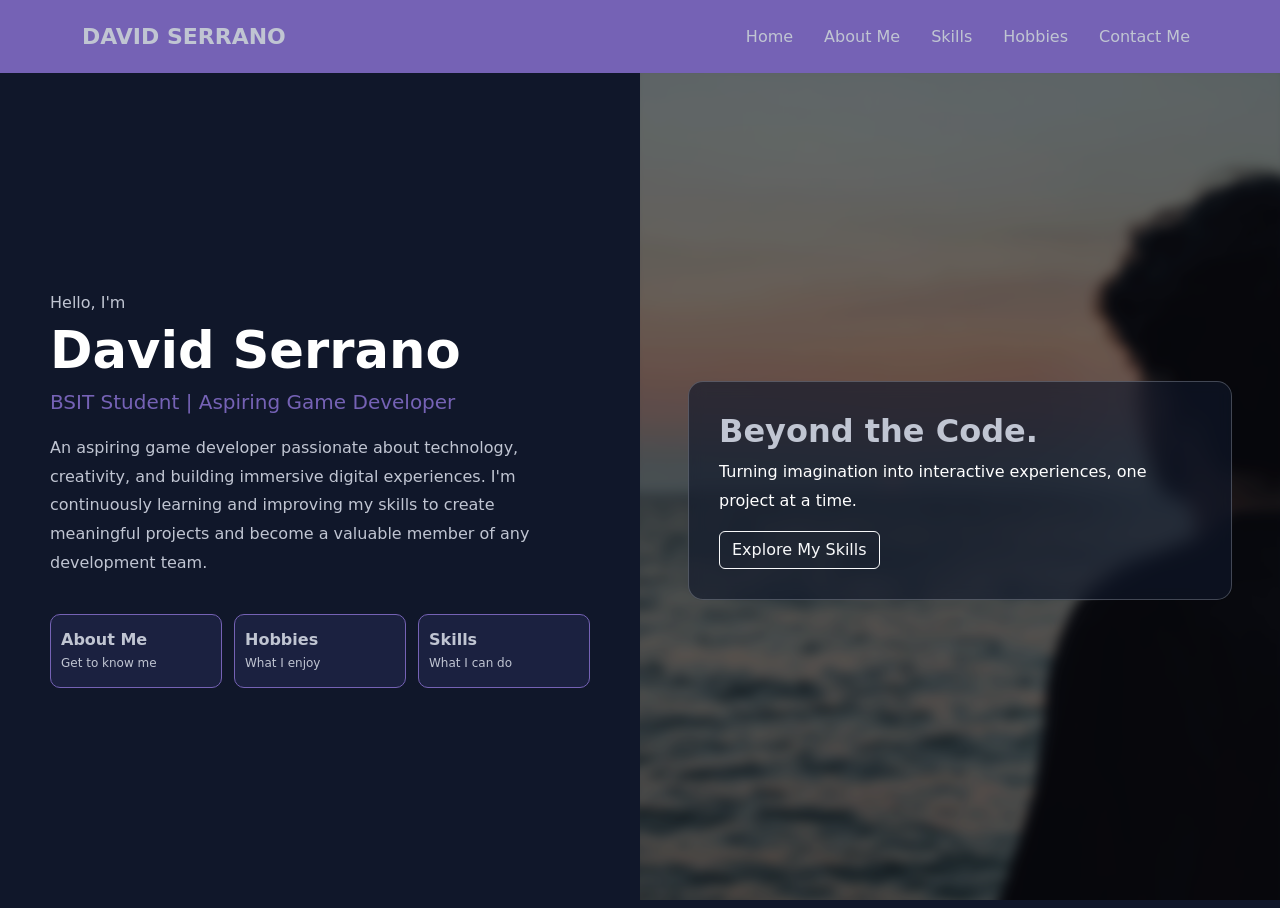
<file: index.html>
<!DOCTYPE html>
<html lang="en">
<head>
    <meta charset="UTF-8">
    <meta name="viewport" content="width=device-width, initial-scale=1.0">
    <title>PERSONAL WEBSITE</title>
    <link rel="stylesheet" href="bootstrap-5.3.8-dist/css/bootstrap.css">
    <link rel="stylesheet" href="style.css">
</head>
<body>
    
<nav class="navbar navbar-expand">
    <div class="container">
        <a class="navbar-brand" href="index.html">
            DAVID SERRANO
        </a>

        <div class="navbar-nav ms-auto">
            <a class="nav-link" href="index.html">Home</a>
            <a class="nav-link" href="about.html">About Me</a>
            <a class="nav-link" href="skills.html">Skills</a>
            <a class="nav-link" href="hobbies.html">Hobbies</a>
            <a class="nav-link" href="contact.html">Contact Me</a>
        </div>
    </div>
</nav>


<section class="hero">
    <div class="hero-intro">
        <h6>Hello, I'm</h6>
        <h1>David Serrano</h1>
        <h5>BSIT Student | Aspiring Game Developer</h5>
        <p>
            An aspiring game developer passionate about technology,
            creativity, and building immersive digital experiences.
            I'm continuously learning and improving my skills to
            create meaningful projects and become a valuable
            member of any development team.
        </p>


<div class="quick-cards">

    <a href="about.html" class="quick-card">
        <div class="card-body">
            <h6>About Me</h6>
            <p>Get to know me</p>
        </div>
    </a>

    <a href="hobbies.html" class="quick-card">
        <div class="card-body">
            <h6>Hobbies</h6>
            <p>What I enjoy</p>
        </div>
    </a>

    <a href="skills.html" class="quick-card">
        <div class="card-body">
            <h6>Skills</h6>
            <p>What I can do</p>
        </div>
    </a>

</div>


    </div>

    <div class="hero-background">
        <div class="hero-description">
            <h2>Beyond the Code.</h2>
            <p>
                Turning imagination into interactive experiences,
                one project at a time.
            </p>

            <a href="skills.html" class="btn btn-outline-light">
    Explore My Skills
</a>
        </div>
    </div>
</section>






</body>
</html>
</file>
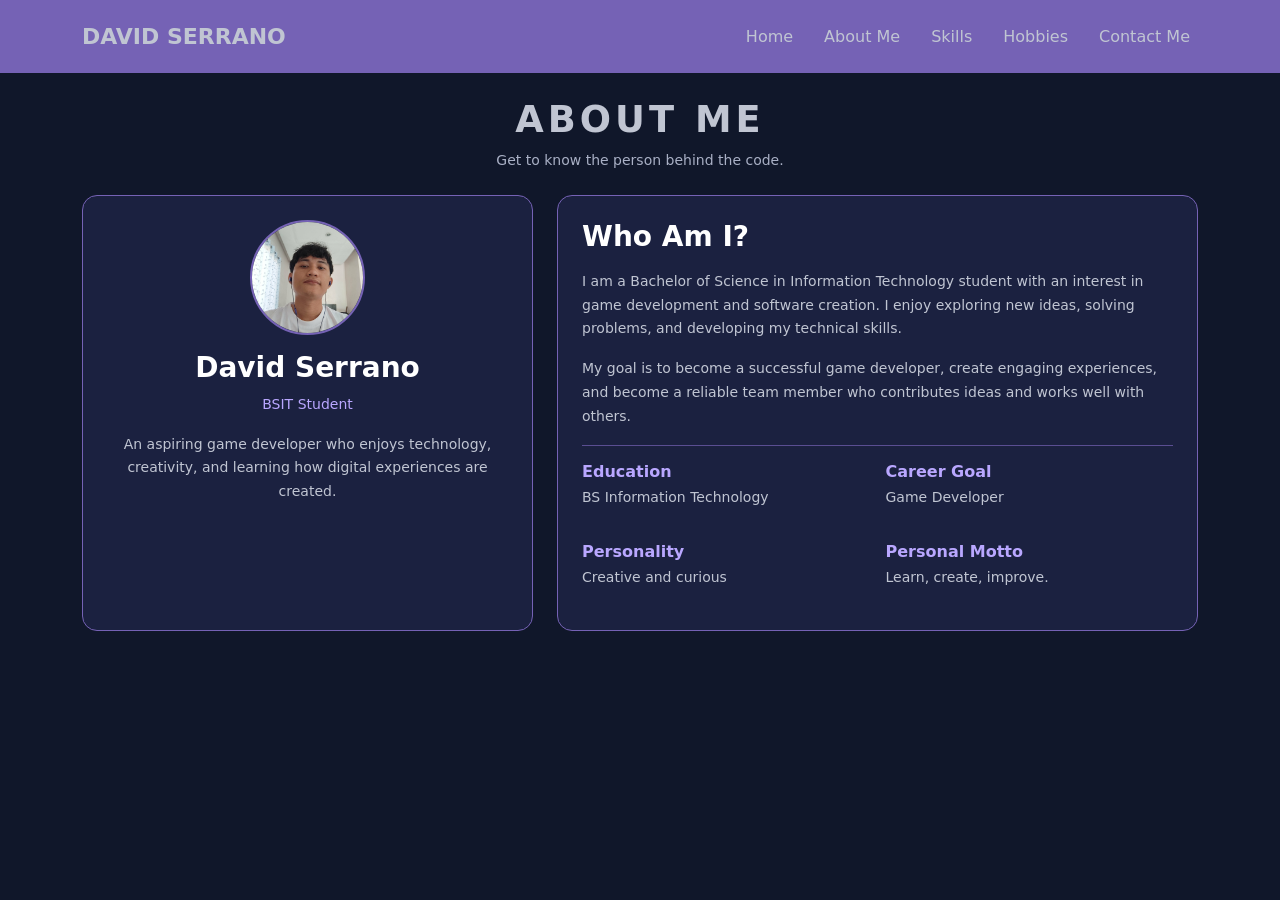
<file: about.html>
<!DOCTYPE html>
<html lang="en">
<head>
    <meta charset="UTF-8">
    <meta name="viewport" content="width=device-width, initial-scale=1.0">
    <title>PERSONAL WEBSITE</title>
    <link rel="stylesheet" href="bootstrap-5.3.8-dist/css/bootstrap.css">
    <link rel="stylesheet" href="style.css">
</head>
<body>
    
<nav class="navbar navbar-expand">
    <div class="container">
        <a class="navbar-brand" href="index.html">
            DAVID SERRANO
        </a>

        <div class="navbar-nav ms-auto">
            <a class="nav-link" href="index.html">Home</a>
            <a class="nav-link" href="about.html">About Me</a>
            <a class="nav-link" href="skills.html">Skills</a>
            <a class="nav-link" href="hobbies.html">Hobbies</a>
            <a class="nav-link" href="contact.html">Contact Me</a>
        </div>
    </div>
</nav>


    <!-- About Me -->
    <section class="container about-section">
        <div class="text-center mb-4">
            <h1 class="about-title">ABOUT ME</h1>
            <p class="about-subtitle">
                Get to know the person behind the code.
            </p>
        </div>

        <div class="row g-4 align-items-stretch">

            <!-- Profile -->
            <div class="col-md-5">
                <div class="card about-card h-100">
                    <div class="card-body text-center p-4">
                        <img src="images/bbb6538c-e8cb-4bae-bc9f-a79b7e005d07.jpg"
                            alt="David Serrano"
                            class="profile-picture">

                        <h3 class="mt-3">David Serrano</h3>
                        <p class="about-role">
                            BSIT Student
                        </p>

                        <p>
                            An aspiring game developer who enjoys
                            technology, creativity, and learning
                            how digital experiences are created.
                        </p>
                    </div>
                </div>
            </div>

            <!-- Personal Information -->
            <div class="col-md-7">
                <div class="card about-card h-100">
                    <div class="card-body p-4">
                        <h3 class="mb-3">Who Am I?</h3>

                        <p>
                            I am a Bachelor of Science in Information
                            Technology student with an interest in
                            game development and software creation.
                            I enjoy exploring new ideas, solving
                            problems, and developing my technical skills.
                        </p>

                        <p>
                            My goal is to become a successful game
                            developer, create engaging experiences,
                            and become a reliable team member who
                            contributes ideas and works well with others.
                        </p>

                        <hr class="about-divider">

                        <div class="row g-3">
                            <div class="col-sm-6">
                                <h6>Education</h6>
                                <p>BS Information Technology</p>
                            </div>

                            <div class="col-sm-6">
                                <h6>Career Goal</h6>
                                <p>Game Developer</p>
                            </div>

                            <div class="col-sm-6">
                                <h6>Personality</h6>
                                <p>Creative and curious</p>
                            </div>

                            <div class="col-sm-6">
                                <h6>Personal Motto</h6>
                                <p>Learn, create, improve.</p>
                            </div>
                        </div>
                    </div>
                </div>
            </div>

        </div>
    </section>

</body>
</html>


</body>
</html>
</file>
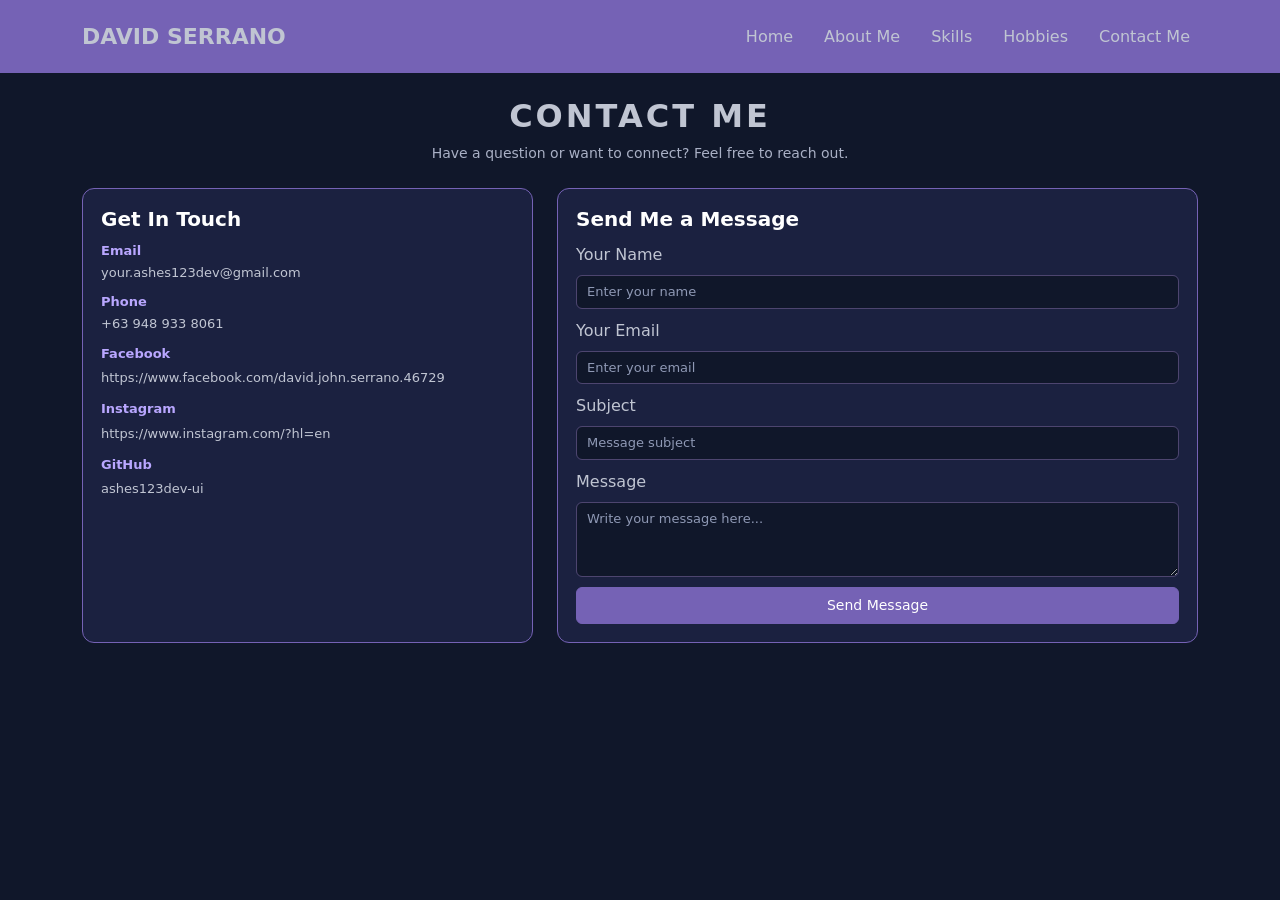
<file: contact.html>
<!DOCTYPE html>
<html lang="en">
<head>
    <meta charset="UTF-8">
    <meta name="viewport" content="width=device-width, initial-scale=1.0">
    <title>PERSONAL WEBSITE</title>
    <link rel="stylesheet" href="bootstrap-5.3.8-dist/css/bootstrap.css">
    <link rel="stylesheet" href="style.css">
</head>
<body>
    
<nav class="navbar navbar-expand">
    <div class="container">
        <a class="navbar-brand" href="index.html">
            DAVID SERRANO
        </a>

        <div class="navbar-nav ms-auto">
            <a class="nav-link" href="index.html">Home</a>
            <a class="nav-link" href="about.html">About Me</a>
            <a class="nav-link" href="skills.html">Skills</a>
            <a class="nav-link" href="hobbies.html">Hobbies</a>
            <a class="nav-link" href="contact.html">Contact Me</a>
        </div>
    </div>
</nav>



<div class="container text-center py-4">
        <h1 class="contact-title">CONTACT ME</h1>
        <p class="contact-subtitle">
            Have a question or want to connect? Feel free to reach out.
        </p>
    </div>

    <!-- Contact Section -->
    <div class="container pb-4">
        <div class="row g-4">

            <!-- Contact Information -->
            <div class="col-md-5">
                <div class="card contact-card h-100">
                    <div class="card-body p-4">
                        <h3 class="mb-4">Get In Touch</h3>

                        <div class="mb-4">
                            <h6>Email</h6>
                            <p>your.ashes123dev@gmail.com</p>
                        </div>

                        <div class="mb-4">
                            <h6>Phone</h6>
                            <p>+63 948 933 8061</p>
                        </div>

                        <div class="mb-4">
                            <h6>Facebook</h6>
                            <a href="#" class="contact-link">
                                https://www.facebook.com/david.john.serrano.46729
                            </a>
                        </div>

                        <div class="mb-4">
                            <h6>Instagram</h6>
                            <a href="#" class="contact-link">
                                https://www.instagram.com/?hl=en
                            </a>
                        </div>

                        <div>
                            <h6>GitHub</h6>
                            <a href="#" class="contact-link">
                                ashes123dev-ui
                            </a>
                        </div>

                    </div>
                </div>
            </div>

            <!-- Message Form Design -->
            <div class="col-md-7">
                <div class="card contact-card">
                    <div class="card-body p-4">
                        <h3 class="mb-4">Send Me a Message</h3>

                        <form>
                            <div class="mb-3">
                                <label class="form-label">Your Name</label>
                                <input type="text" class="form-control"
                                       placeholder="Enter your name">
                            </div>

                            <div class="mb-3">
                                <label class="form-label">Your Email</label>
                                <input type="email" class="form-control"
                                       placeholder="Enter your email">
                            </div>

                            <div class="mb-3">
                                <label class="form-label">Subject</label>
                                <input type="text" class="form-control"
                                       placeholder="Message subject">
                            </div>

                            <div class="mb-3">
                                <label class="form-label">Message</label>
                                <textarea class="form-control"
                                          rows="4"
                                          placeholder="Write your message here..."></textarea>
                            </div>

                            <button type="button" class="btn btn-contact w-100">
                                Send Message
                            </button>
                        </form>

                    </div>
                </div>
            </div>

        </div>
    </div>



</body>
</html>
</file>
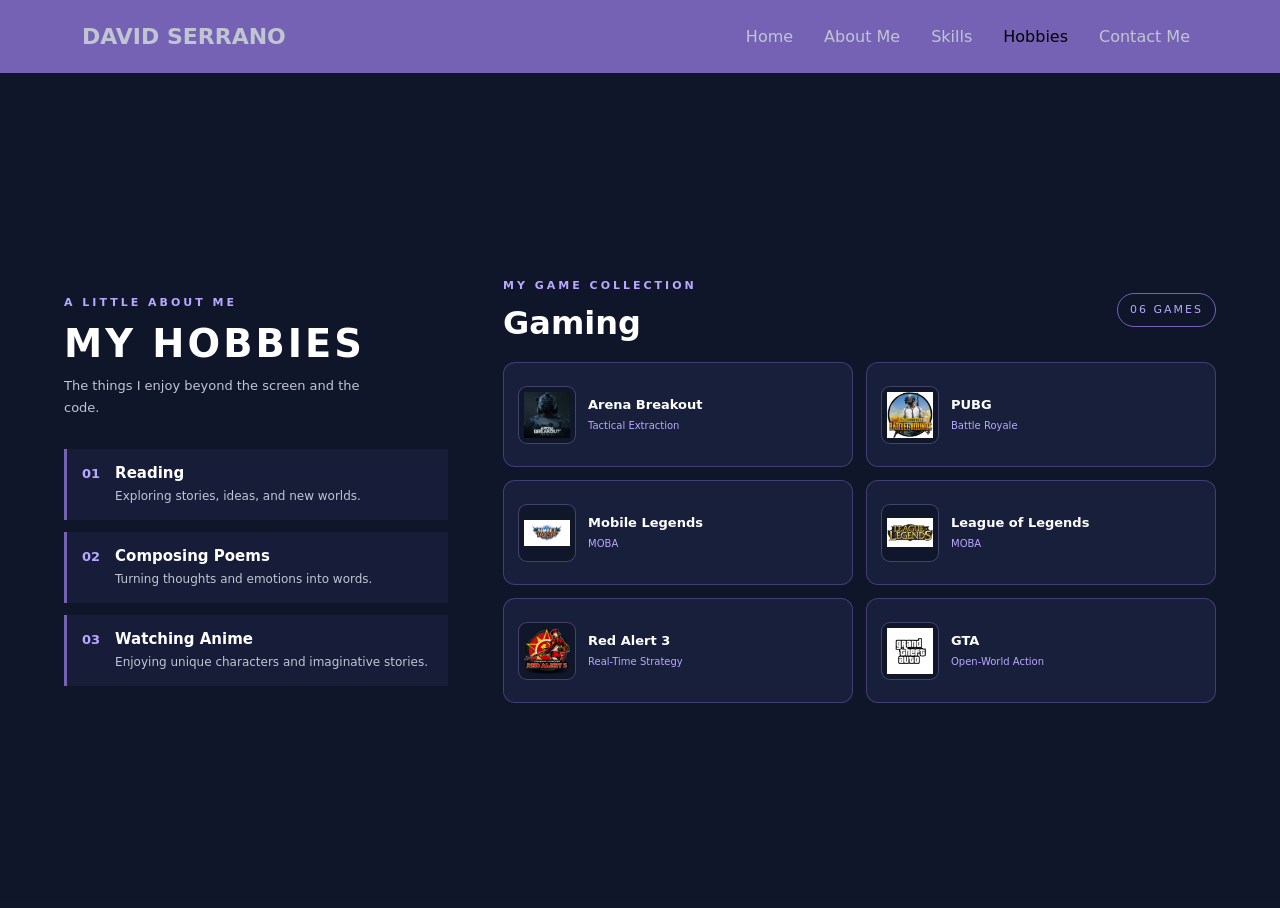
<file: hobbies.html>
<!DOCTYPE html>
<html lang="en">
<head>
    <meta charset="UTF-8">
    <meta name="viewport" content="width=device-width, initial-scale=1.0">
    <title>My Hobbies | David Serrano</title>

    <link rel="stylesheet" href="bootstrap-5.3.8-dist/css/bootstrap.css">
    <link rel="stylesheet" href="style.css">
</head>
<body class="hobbies-page">

    <!-- NAVBAR -->
    <nav class="navbar navbar-expand">
        <div class="container">
            <a class="navbar-brand" href="index.html">
                DAVID SERRANO
            </a>

            <div class="navbar-nav ms-auto">
                <a class="nav-link" href="index.html">Home</a>
                <a class="nav-link" href="about.html">About Me</a>
                <a class="nav-link" href="skills.html">Skills</a>
                <a class="nav-link active" href="hobbies.html">Hobbies</a>
                <a class="nav-link" href="contact.html">Contact Me</a>
            </div>
        </div>
    </nav>

    <!-- FULL-SCREEN VIDEO BACKGROUND -->
    <main class="hobbies-main">

        <video class="hobbies-video" autoplay muted loop playsinline>
              <source src="videos/arena-breakout.mp4" type="video/mp4">
        </video>

        <div class="hobbies-overlay"></div>

        <div class="hobbies-layout">

            <!-- LEFT: PERSONAL HOBBIES -->
            <section class="hobby-intro">
                <p class="hobbies-label">A LITTLE ABOUT ME</p>
                <h1>MY HOBBIES</h1>
                <p class="hobbies-description">
                    The things I enjoy beyond the screen and the code.
                </p>

                <div class="hobby-list">

                    <div class="hobby-item">
                        <span class="hobby-number">01</span>
                        <div>
                            <h3>Reading</h3>
                            <p>Exploring stories, ideas, and new worlds.</p>
                        </div>
                    </div>

                    <div class="hobby-item">
                        <span class="hobby-number">02</span>
                        <div>
                            <h3>Composing Poems</h3>
                            <p>Turning thoughts and emotions into words.</p>
                        </div>
                    </div>

                    <div class="hobby-item">
                        <span class="hobby-number">03</span>
                        <div>
                            <h3>Watching Anime</h3>
                            <p>Enjoying unique characters and imaginative stories.</p>
                        </div>
                    </div>

                </div>
            </section>

            <!-- RIGHT: GAMING COLLECTION -->
            <section class="gaming-section">
                <div class="gaming-heading">
                    <div>
                        <p class="hobbies-label">MY GAME COLLECTION</p>
                        <h2>Gaming</h2>
                    </div>
                    <span class="gaming-count">06 GAMES</span>
                </div>

                <div class="game-grid">

                    <div class="game-card">
                        <div class="game-logo">
                            <img src="images/game-logos/arena-breakout.jpg"
                                 alt="Arena Breakout logo">
                        </div>
                        <div class="game-info">
                            <h3>Arena Breakout</h3>
                            <p>Tactical Extraction</p>
                        </div>
                        <span class="game-arrow">↗</span>
                    </div>

                    <div class="game-card">
                        <div class="game-logo">
                            <img src="images/game-logos/pubg.jpg"
                                 alt="PUBG logo">
                        </div>
                        <div class="game-info">
                            <h3>PUBG</h3>
                            <p>Battle Royale</p>
                        </div>
                        <span class="game-arrow">↗</span>
                    </div>

                    <div class="game-card">
                        <div class="game-logo">
                            <img src="images/game-logos/ml.jpg"
                                 alt="Mobile Legends logo">
                        </div>
                        <div class="game-info">
                            <h3>Mobile Legends</h3>
                            <p>MOBA</p>
                        </div>
                        <span class="game-arrow">↗</span>
                    </div>

                    <div class="game-card">
                        <div class="game-logo">
                            <img src="images/game-logos/league-of-legends.jpg"
                                 alt="League of Legends logo">
                        </div>
                        <div class="game-info">
                            <h3>League of Legends</h3>
                            <p>MOBA</p>
                        </div>
                        <span class="game-arrow">↗</span>
                    </div>

                    <div class="game-card">
                        <div class="game-logo">
                            <img src="images/game-logos/red-alert-3.png"
                                 alt="Command and Conquer Red Alert 3 logo">
                        </div>
                        <div class="game-info">
                            <h3>Red Alert 3</h3>
                            <p>Real-Time Strategy</p>
                        </div>
                        <span class="game-arrow">↗</span>
                    </div>

                    <div class="game-card">
                        <div class="game-logo">
                            <img src="images/game-logos/gta.png"
                                 alt="Grand Theft Auto logo">
                        </div>
                        <div class="game-info">
                            <h3>GTA</h3>
                            <p>Open-World Action</p>
                        </div>
                        <span class="game-arrow">↗</span>
                    </div>

                </div>
            </section>

        </div>
    </main>

</body>
</html>
</file>
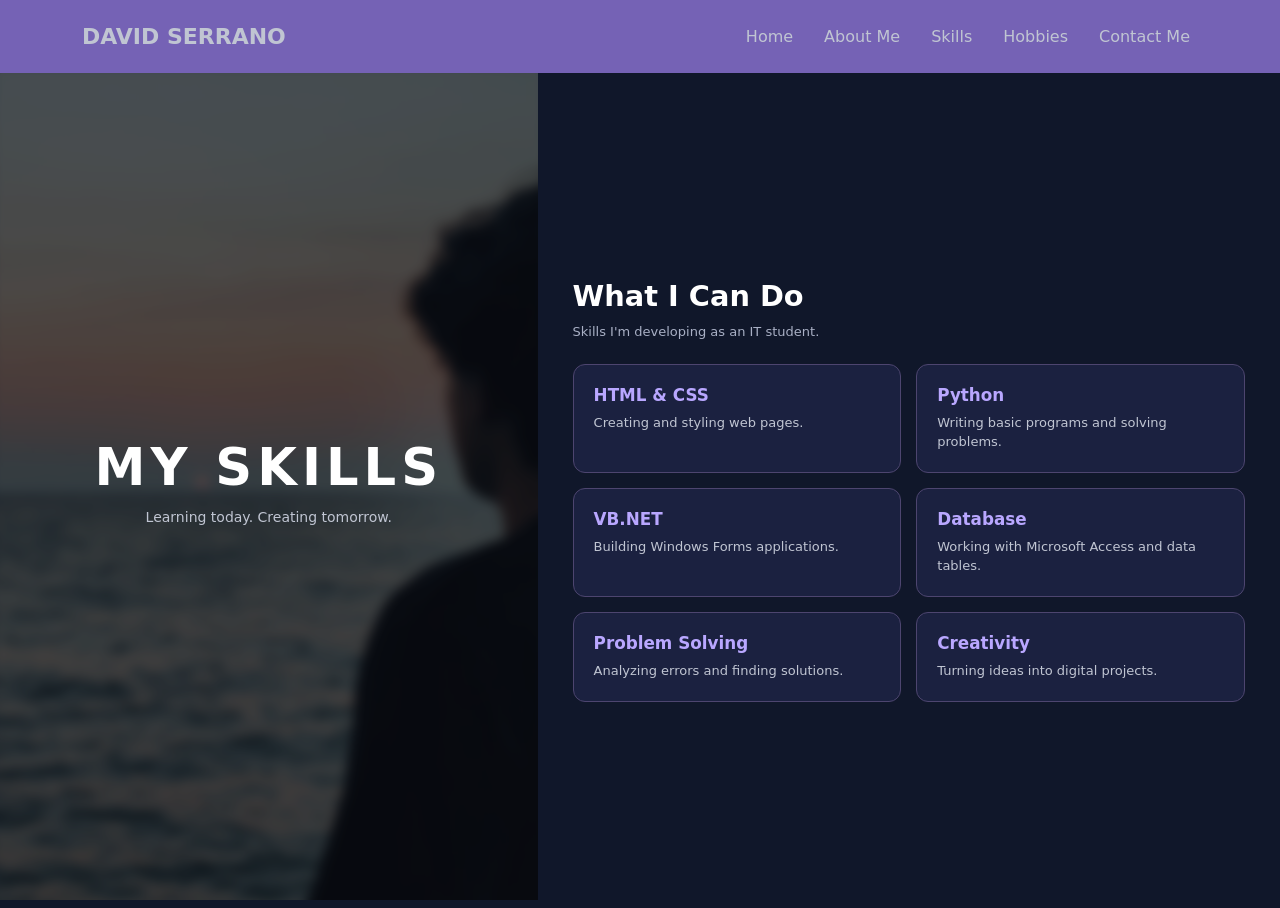
<file: skills.html>
<!DOCTYPE html>
<html lang="en">
<head>
    <meta charset="UTF-8">
    <meta name="viewport" content="width=device-width, initial-scale=1.0">
    <title>PERSONAL WEBSITE</title>
    <link rel="stylesheet" href="bootstrap-5.3.8-dist/css/bootstrap.css">
    <link rel="stylesheet" href="style.css">
</head>
<body>
    
<nav class="navbar navbar-expand">
    <div class="container">
        <a class="navbar-brand" href="index.html">
            DAVID SERRANO
        </a>

        <div class="navbar-nav ms-auto">
            <a class="nav-link" href="index.html">Home</a>
            <a class="nav-link" href="about.html">About Me</a>
            <a class="nav-link" href="skills.html">Skills</a>
            <a class="nav-link" href="hobbies.html">Hobbies</a>
            <a class="nav-link" href="contact.html">Contact Me</a>
        </div>
    </div>
</nav>

    <section class="skills-section">


        <div class="skills-background">
            <div class="skills-background-text">
                <h1>MY SKILLS</h1>
                <p>Learning today. Creating tomorrow.</p>
            </div>
        </div>

        <div class="skills-content">
            <h2>What I Can Do</h2>
            <p class="skills-subtitle">
                Skills I'm developing as an IT student.
            </p>

            <div class="skills-grid">

                <div class="skill-card">
                    <h3>HTML & CSS</h3>
                    <p>Creating and styling web pages.</p>
                </div>

                <div class="skill-card">
                    <h3>Python</h3>
                    <p>Writing basic programs and solving problems.</p>
                </div>

                <div class="skill-card">
                    <h3>VB.NET</h3>
                    <p>Building Windows Forms applications.</p>
                </div>

                <div class="skill-card">
                    <h3>Database</h3>
                    <p>Working with Microsoft Access and data tables.</p>
                </div>

                <div class="skill-card">
                    <h3>Problem Solving</h3>
                    <p>Analyzing errors and finding solutions.</p>
                </div>

                <div class="skill-card">
                    <h3>Creativity</h3>
                    <p>Turning ideas into digital projects.</p>
                </div>

            </div>
        </div>

    </section>


</body>
</html>
</file>
<file: style.css>
html, body {
    margin: 0;
    width: 100%;
    height: 100%;
    overflow: hidden;
}

body {
    background-color: #10172A;
    color: #C0C5D2;
}




body {
    background-color: #10172A;
    color: #C0C5D2;
}


.navbar {
    background-color: #7562B5;
    padding: 15px 0;
}

.navbar-brand {
    color: #C0C5D2;
    font-size: 22px;
    font-weight: bold;
}

.navbar-brand:hover {
    color: #FFFFFF;
}

.navbar .nav-link {
    color: #C0C5D2;
    margin-left: 15px;
    transition: color 0.3s ease;
}

.navbar .nav-link:hover {
    color: #FFFFFF;
}


.navbar-brand {
    font-size: 22px;
    font-weight: bold;
    text-decoration: none;
}



.hero {
    display: flex;
    width: 100%;
    min-height: calc(100vh - 65px);
    background-color: #10172A;
    color: #C0C5D2;
}

.hero-intro {
    width: 50%;
    display: flex;
    flex-direction: column;
    justify-content: center;
    padding: 50px;
}

.hero-intro h1 {
    color: #FFFFFF;
    font-size: clamp(2rem, 4vw, 4rem);
    font-weight: bold;
}

.hero-intro h5 {
    color: #7562B5;
    margin-bottom: 20px;
}

.hero-intro p {
    line-height: 1.8;
    max-width: 500px;
}

.hero-background {
    width: 50%;
    position: relative;
    display: flex;
    align-items: center;
    justify-content: center;
    overflow: hidden;
    isolation: isolate;
}

/* Blurred background image */
.hero-background::before {
    content: "";
    position: absolute;
    inset: -10px;
    background-image: url("images/IMG_20261020_111900.jpg");
    background-size: cover;
    background-position: center;
    filter: blur(6px) brightness(0.55);
    z-index: -2;
}

/* Dark overlay for readability */
.hero-background::after {
    content: "";
    position: absolute;
    inset: 0;
    background: rgba(16, 23, 42, 0.25);
    z-index: -1;
}

.hero-description {
    margin: 30px;
    padding: 30px;
    width: 85%;
    background: rgba(16, 23, 42, 0.65);
    border: 1px solid rgba(192, 197, 210, 0.3);
    border-radius: 15px;
    backdrop-filter: blur(8px);
}

.hero-description h2 {
    color: #C0C5D2;
    font-weight: bold;
}

.hero-description p {
    color: #FFFFFF;
    line-height: 1.8;
}



.quick-cards {
    display: flex;
    gap: 12px;
    width: 100%;
    margin-top: 20px;
}

.quick-card {
    flex: 1;
    min-width: 0;
    padding: 15px 10px;
    text-decoration: none;
    color: #C0C5D2;
    background: #1B2140;
    border: 1px solid #7562B5;
    border-radius: 10px;
    transition: 0.3s ease;
}

.quick-card .card-body {
    padding: 0;
}

.quick-card h6 {
    color: #C0C5D2;
    font-weight: bold;
    margin-bottom: 6px;
}

.quick-card p {
    font-size: 12px;
    margin: 0;
    line-height: 1.4;
}

.quick-card:hover {
    background: #7562B5;
    color: #FFFFFF;
    transform: translateY(-4px);
}

.quick-card:hover h6 {
    color: #FFFFFF;
}



/* contact */

/* CONTACT PAGE */

.contact-title {
    color: #C0C5D2;
    font-size: 2.5rem;
    font-weight: bold;
    letter-spacing: 4px;
}

.contact-subtitle {
    color: #A9B0C5;
}

.contact-card {
    background-color: #1B2140;
    border: 1px solid #7562B5;
    border-radius: 15px;
    color: #C0C5D2;
}

.contact-card h3 {
    color: #FFFFFF;
    font-weight: bold;
}

.contact-card h6 {
    color: #B9A7FF;
    font-weight: bold;
}

.contact-card p {
    color: #C0C5D2;
    margin-bottom: 0;
}

.contact-link {
    color: #C0C5D2;
    text-decoration: none;
}

.contact-link:hover {
    color: #B9A7FF;
}

.contact-card .form-label {
    color: #C0C5D2;
}

.contact-card .form-control {
    background-color: #10172A;
    border: 1px solid #4D456F;
    color: #FFFFFF;
}

.contact-card .form-control::placeholder {
    color: #8F99B5;
}

.contact-card .form-control:focus {
    background-color: #10172A;
    color: #FFFFFF;
    border-color: #B9A7FF;
    box-shadow: 0 0 0 0.2rem rgba(117, 98, 181, 0.25);
}

.btn-contact {
    background-color: #7562B5;
    color: #FFFFFF;
    border: 1px solid #7562B5;
    padding: 10px;
    transition: 0.3s ease;
}

.btn-contact:hover {
    background-color: #5D4A9B;
    border-color: #5D4A9B;
    color: #FFFFFF;
}

/* update for contact page */

/* COMPACT CONTACT PAGE */

.contact-title {
    font-size: 2rem;
    letter-spacing: 3px;
}

.contact-subtitle {
    margin-bottom: 0;
    font-size: 14px;
}

.contact-card {
    border-radius: 12px;
}

.contact-card .card-body {
    padding: 18px !important;
}

.contact-card h3 {
    font-size: 1.25rem;
    margin-bottom: 15px !important;
}

.contact-card h6 {
    font-size: 13px;
    margin-bottom: 4px;
}

.contact-card p,
.contact-link {
    font-size: 13px;
}

.contact-card .mb-4 {
    margin-bottom: 12px !important;
}

.contact-card .mb-3 {
    margin-bottom: 10px !important;
}

.contact-card .form-control {
    padding: 6px 10px;
    font-size: 13px;
}

.contact-card textarea.form-control {
    height: 75px;
}

.btn-contact {
    padding: 7px;
    font-size: 14px;
}

@media (min-width: 768px) {
    .contact-card {
        height: auto;
    }
}



/* about me page */


/* ABOUT ME PAGE */

.about-section {
    padding-top: 25px;
    padding-bottom: 25px;
}

.about-title {
    color: #C0C5D2;
    font-size: 2.3rem;
    font-weight: bold;
    letter-spacing: 4px;
}

.about-subtitle {
    color: #A9B0C5;
    font-size: 14px;
}

.about-card {
    background-color: #1B2140;
    color: #C0C5D2;
    border: 1px solid #7562B5;
    border-radius: 15px;
}

.about-card h3 {
    color: #FFFFFF;
    font-weight: bold;
}

.about-card h6 {
    color: #B9A7FF;
    font-weight: bold;
    margin-bottom: 5px;
}

.about-card p {
    font-size: 14px;
    line-height: 1.7;
}

.about-role {
    color: #B9A7FF;
}

.profile-placeholder {
    width: 115px;
    height: 115px;
    margin: 0 auto;
    display: flex;
    align-items: center;
    justify-content: center;
    border: 2px solid #7562B5;
    border-radius: 50%;
    background: #10172A;
    color: #C0C5D2;
    font-size: 32px;
    font-weight: bold;
}

.about-divider {
    border-color: #7562B5;
    opacity: 0.7;
}

.profile-picture {
    width: 115px;
    height: 115px;
    object-fit: cover;
    border: 2px solid #7562B5;
    border-radius: 50%;
}



/* SKILLS PAGE */

.skills-section {
    display: flex;
    height: calc(100vh - 65px);
    background-color: #10172A;
    color: #C0C5D2;
    overflow: hidden;
}

/* LEFT BLURRED BACKGROUND */

.skills-background {
    width: 42%;
    position: relative;
    display: flex;
    align-items: center;
    justify-content: center;
    overflow: hidden;
    isolation: isolate;
}

.skills-background::before {
    content: "";
    position: absolute;
    inset: -10px;
    background-image: url("images/IMG_20261020_111900.jpg");
    background-size: cover;
    background-position: center;
    filter: blur(6px) brightness(0.45);
    z-index: -2;
}

.skills-background::after {
    content: "";
    position: absolute;
    inset: 0;
    background: rgba(16, 23, 42, 0.35);
    z-index: -1;
}

.skills-background-text {
    text-align: center;
    padding: 25px;
}

.skills-background-text h1 {
    color: #FFFFFF;
    font-size: clamp(2rem, 4vw, 4rem);
    font-weight: bold;
    letter-spacing: 5px;
}

.skills-background-text p {
    color: #C0C5D2;
    font-size: 14px;
}

/* RIGHT SKILLS AREA */

.skills-content {
    width: 58%;
    padding: 35px;
    display: flex;
    flex-direction: column;
    justify-content: center;
}

.skills-content h2 {
    color: #FFFFFF;
    font-size: 1.8rem;
    font-weight: bold;
}

.skills-subtitle {
    color: #A9B0C5;
    font-size: 13px;
    margin-bottom: 22px;
}

.skills-grid {
    display: grid;
    grid-template-columns: repeat(2, minmax(0, 1fr));
    gap: 15px;
}

/* SKILL CARDS + HOVER EFFECT */

.skill-card {
    padding: 20px;
    background-color: #1B2140;
    border: 1px solid #4D456F;
    border-radius: 12px;
    transition: transform 0.3s ease,
                border-color 0.3s ease,
                background-color 0.3s ease,
                box-shadow 0.3s ease;
}

.skill-card h3 {
    color: #B9A7FF;
    font-size: 1.05rem;
    font-weight: bold;
    margin-bottom: 8px;
}

.skill-card p {
    color: #C0C5D2;
    font-size: 13px;
    margin: 0;
    line-height: 1.5;
}

.skill-card:hover {
    transform: translateY(-6px);
    background-color: #28254D;
    border-color: #B9A7FF;
    box-shadow: 0 8px 20px rgba(117, 98, 181, 0.2);
}

/* SMALLER SCREENS */

@media (max-width: 768px) {
    .skills-section {
        height: auto;
        min-height: calc(100vh - 65px);
        overflow-y: auto;
        flex-direction: column;
    }

    .skills-background {
        width: 100%;
        min-height: 220px;
    }

    .skills-content {
        width: 100%;
        padding: 25px;
    }

    .skills-grid {
        gap: 10px;
    }

    .skill-card {
        padding: 15px;
    }
}




/* HOBBIES PAGE */

.hobbies-page {
    margin: 0;
    background: #10172A;
    color: #C0C5D2;
    overflow: hidden;
}

.hobbies-main {
    height: calc(100vh - 65px);
    position: relative;
    overflow: hidden;
    isolation: isolate;
}

/* VIDEO BACKGROUND */

.hobbies-video {
    position: absolute;
    inset: -10px;
    width: calc(100% + 20px);
    height: calc(100% + 20px);
    object-fit: cover;
    filter: blur(4px) brightness(0.75);
    z-index: -2;
}

.hobbies-overlay {
    position: absolute;
    inset: 0;
    background: rgba(16, 23, 42, 0.25);
    z-index: -1;
}

/* MAIN LAYOUT */

.hobbies-layout {
    height: 100%;
    display: grid;
    grid-template-columns: 0.85fr 1.5fr;
    gap: 35px;
    padding: 35px 5%;
    align-items: center;
}

/* LEFT SIDE */

.hobby-intro {
    padding-right: 20px;
}

.hobbies-label {
    color: #B9A7FF;
    font-size: 11px;
    font-weight: bold;
    letter-spacing: 3px;
    margin-bottom: 10px;
}

.hobby-intro h1 {
    color: #FFFFFF;
    font-size: clamp(2rem, 3vw, 3.5rem);
    font-weight: bold;
    letter-spacing: 3px;
}

.hobbies-description {
    color: #C0C5D2;
    font-size: 13px;
    line-height: 1.7;
    max-width: 320px;
    margin-bottom: 30px;
}

.hobby-list {
    display: flex;
    flex-direction: column;
    gap: 12px;
}

.hobby-item {
    display: flex;
    gap: 15px;
    align-items: flex-start;
    padding: 15px;
    background: rgba(27, 33, 64, 0.65);
    border-left: 3px solid #7562B5;
    transition: 0.3s ease;
}

.hobby-item:hover {
    background: rgba(117, 98, 181, 0.2);
    border-left-color: #B9A7FF;
    transform: translateX(5px);
}

.hobby-number {
    color: #B9A7FF;
    font-size: 13px;
    font-weight: bold;
}

.hobby-item h3 {
    color: #FFFFFF;
    font-size: 15px;
    font-weight: bold;
    margin-bottom: 5px;
}

.hobby-item p {
    color: #C0C5D2;
    font-size: 12px;
    line-height: 1.5;
    margin: 0;
}

/* RIGHT SIDE: GAMING */

.gaming-section {
    min-width: 0;
}

.gaming-heading {
    display: flex;
    justify-content: space-between;
    align-items: center;
    margin-bottom: 20px;
}

.gaming-heading h2 {
    color: #FFFFFF;
    font-size: 2rem;
    font-weight: bold;
    margin: 0;
}

.gaming-count {
    color: #B9A7FF;
    font-size: 11px;
    letter-spacing: 2px;
    border: 1px solid #7562B5;
    padding: 8px 12px;
    border-radius: 20px;
}

/* GAME CARD GRID */

.game-grid {
    display: grid;
    grid-template-columns: repeat(2, minmax(0, 1fr));
    gap: 13px;
}

.game-card {
    min-width: 0;
    min-height: 105px;
    display: flex;
    align-items: center;
    gap: 12px;
    padding: 14px;
    background: rgba(27, 33, 64, 0.82);
    border: 1px solid rgba(117, 98, 181, 0.45);
    border-radius: 12px;
    transition: 0.3s ease;
}

.game-card:hover {
    transform: translateY(-5px);
    background: rgba(48, 42, 83, 0.95);
    border-color: #B9A7FF;
    box-shadow: 0 8px 22px rgba(0, 0, 0, 0.25);
}

/* GAME LOGO SPACE */

.game-logo {
    width: 58px;
    height: 58px;
    flex-shrink: 0;
    display: flex;
    align-items: center;
    justify-content: center;
    padding: 5px;
    background: rgba(16, 23, 42, 0.85);
    border: 1px solid rgba(185, 167, 255, 0.3);
    border-radius: 9px;
    overflow: hidden;
}

.game-logo img {
    width: 100%;
    height: 100%;
    object-fit: contain;
}

.game-info {
    flex: 1;
    min-width: 0;
}

.game-info h3 {
    color: #FFFFFF;
    font-size: 13px;
    font-weight: bold;
    margin-bottom: 6px;
}

.game-info p {
    color: #B9A7FF;
    font-size: 10px;
    margin: 0;
}

.game-arrow {
    align-self: flex-start;
    color: #B9A7FF;
    font-size: 16px;
    opacity: 0;
    transition: 0.3s ease;
}

.game-card:hover .game-arrow {
    opacity: 1;
}

/* RESPONSIVE */

@media (max-width: 900px) {
    .hobbies-page {
        overflow: auto;
    }

    .hobbies-main {
        height: auto;
        min-height: calc(100vh - 65px);
        overflow: visible;
    }

    .hobbies-video {
        position: fixed;
        inset: 0;
        width: 100%;
        height: 100%;
    }

    .hobbies-layout {
        grid-template-columns: 1fr;
        gap: 35px;
        padding: 35px 6%;
    }

    .hobby-intro {
        padding-right: 0;
    }
}

@media (max-width: 480px) {
    .game-grid {
        grid-template-columns: 1fr;
    }

    .hobbies-layout {
        padding: 25px 5%;
    }
}





/* ==================================
   RESPONSIVE DESIGN: TABLET & MOBILE
   ================================== */

/* TABLETS */
@media (min-width: 769px) and (max-width: 1024px) {

    /* Navbar */
    .navbar {
        padding: 12px 0;
    }

    .navbar-brand {
        font-size: 18px;
    }

    .navbar .nav-link {
        margin-left: 6px;
        font-size: 13px;
    }

    /* Home */
    .hero-intro {
        padding: 25px;
    }

    .hero-description {
        margin: 15px;
        padding: 20px;
        width: 90%;
    }

    .quick-cards {
        gap: 8px;
    }

    .quick-card {
        padding: 12px 8px;
    }

    /* About */
    .about-section {
        padding: 20px;
    }

    .about-card .card-body {
        padding: 20px !important;
    }

    /* Skills */
    .skills-content {
        padding: 22px;
    }

    .skills-grid {
        gap: 10px;
    }

    .skill-card {
        padding: 14px;
    }

    /* Hobbies */
    .hobbies-layout {
        gap: 18px;
        padding: 22px;
    }

    .game-card {
        padding: 10px;
        gap: 8px;
    }

    .game-logo {
        width: 45px;
        height: 45px;
    }

    .game-info h3 {
        font-size: 12px;
    }
}


/* MOBILE PHONES */
@media (max-width: 768px) {

    /* Allow pages to scroll instead of cutting off content */
    html,
    body {
        width: 100%;
        height: auto;
        min-height: 100%;
        overflow-x: hidden;
        overflow-y: auto;
    }

    body {
        min-height: 100vh;
    }

    /* NAVBAR */
    .navbar {
        padding: 12px 0;
    }

    .navbar .container {
        justify-content: center;
        flex-wrap: wrap;
        gap: 8px;
    }

    .navbar-brand {
        width: 100%;
        margin: 0;
        text-align: center;
        font-size: 19px;
    }

    .navbar .navbar-nav {
        width: 100%;
        display: flex;
        flex-direction: row;
        flex-wrap: wrap;
        justify-content: center;
        gap: 2px;
    }

    .navbar .nav-link {
        margin: 0;
        padding: 6px 8px;
        font-size: 12px;
    }

    /* HOME */
    .hero {
        min-height: auto;
        flex-direction: column;
    }

    .hero-intro,
    .hero-background {
        width: 100%;
    }

    .hero-intro {
        padding: 30px 22px;
    }

    .hero-intro h1 {
        font-size: clamp(2rem, 9vw, 3rem);
    }

    .hero-intro p {
        font-size: 14px;
    }

    .hero-background {
        min-height: 300px;
        padding: 15px 0;
    }

    .hero-description {
        width: 90%;
        margin: 10px;
        padding: 22px;
    }

    .quick-cards {
        display: grid;
        grid-template-columns: 1fr;
        gap: 10px;
    }

    .quick-card {
        padding: 14px;
    }

    /* ABOUT ME */
    .about-section {
        padding: 25px 16px;
    }

    .about-title {
        font-size: 1.8rem;
        letter-spacing: 3px;
    }

    .about-card .card-body {
        padding: 20px !important;
    }

    .profile-picture,
    .profile-placeholder {
        width: 100px;
        height: 100px;
    }

    /* SKILLS */
    .skills-section {
        height: auto;
        min-height: 0;
        overflow: visible;
        flex-direction: column;
    }

    .skills-background {
        width: 100%;
        min-height: 200px;
    }

    .skills-content {
        width: 100%;
        padding: 25px 18px;
    }

    .skills-content h2 {
        font-size: 1.5rem;
    }

    .skills-grid {
        grid-template-columns: repeat(2, minmax(0, 1fr));
        gap: 10px;
    }

    .skill-card {
        padding: 14px;
    }

    .skill-card h3 {
        font-size: 14px;
    }

    /* HOBBIES */
    .hobbies-page {
        overflow-x: hidden;
        overflow-y: auto;
    }

    .hobbies-main {
        height: auto;
        min-height: calc(100vh - 100px);
        overflow: hidden;
    }

    .hobbies-video {
        position: absolute;
        inset: 0;
        width: 100%;
        height: 100%;
    }

    .hobbies-layout {
        height: auto;
        grid-template-columns: minmax(0, 1fr);
        gap: 30px;
        padding: 28px 18px;
    }

    .hobby-intro {
        padding-right: 0;
    }

    .hobby-intro h1 {
        font-size: 2.2rem;
    }

    .hobby-item {
        padding: 13px;
    }

    .gaming-heading h2 {
        font-size: 1.7rem;
    }

    .game-grid {
        grid-template-columns: repeat(2, minmax(0, 1fr));
        gap: 10px;
    }

    .game-card {
        min-height: 90px;
        padding: 10px;
        gap: 8px;
    }

    .game-logo {
        width: 42px;
        height: 42px;
    }

    .game-info h3 {
        font-size: 11px;
        overflow-wrap: anywhere;
    }

    .game-info p {
        font-size: 10px;
    }

    /* CONTACT */
    .contact-title {
        font-size: 1.7rem;
        letter-spacing: 2px;
    }

    .contact-card .card-body {
        padding: 18px !important;
    }
}


/* VERY SMALL PHONES */
@media (max-width: 380px) {

    .navbar .nav-link {
        padding: 5px 6px;
        font-size: 11px;
    }

    .skills-grid,
    .game-grid {
        grid-template-columns: 1fr;
    }

    .hero-intro {
        padding: 25px 16px;
    }

    .gaming-count {
        font-size: 9px;
        padding: 6px 8px;
    }
}
</file>
